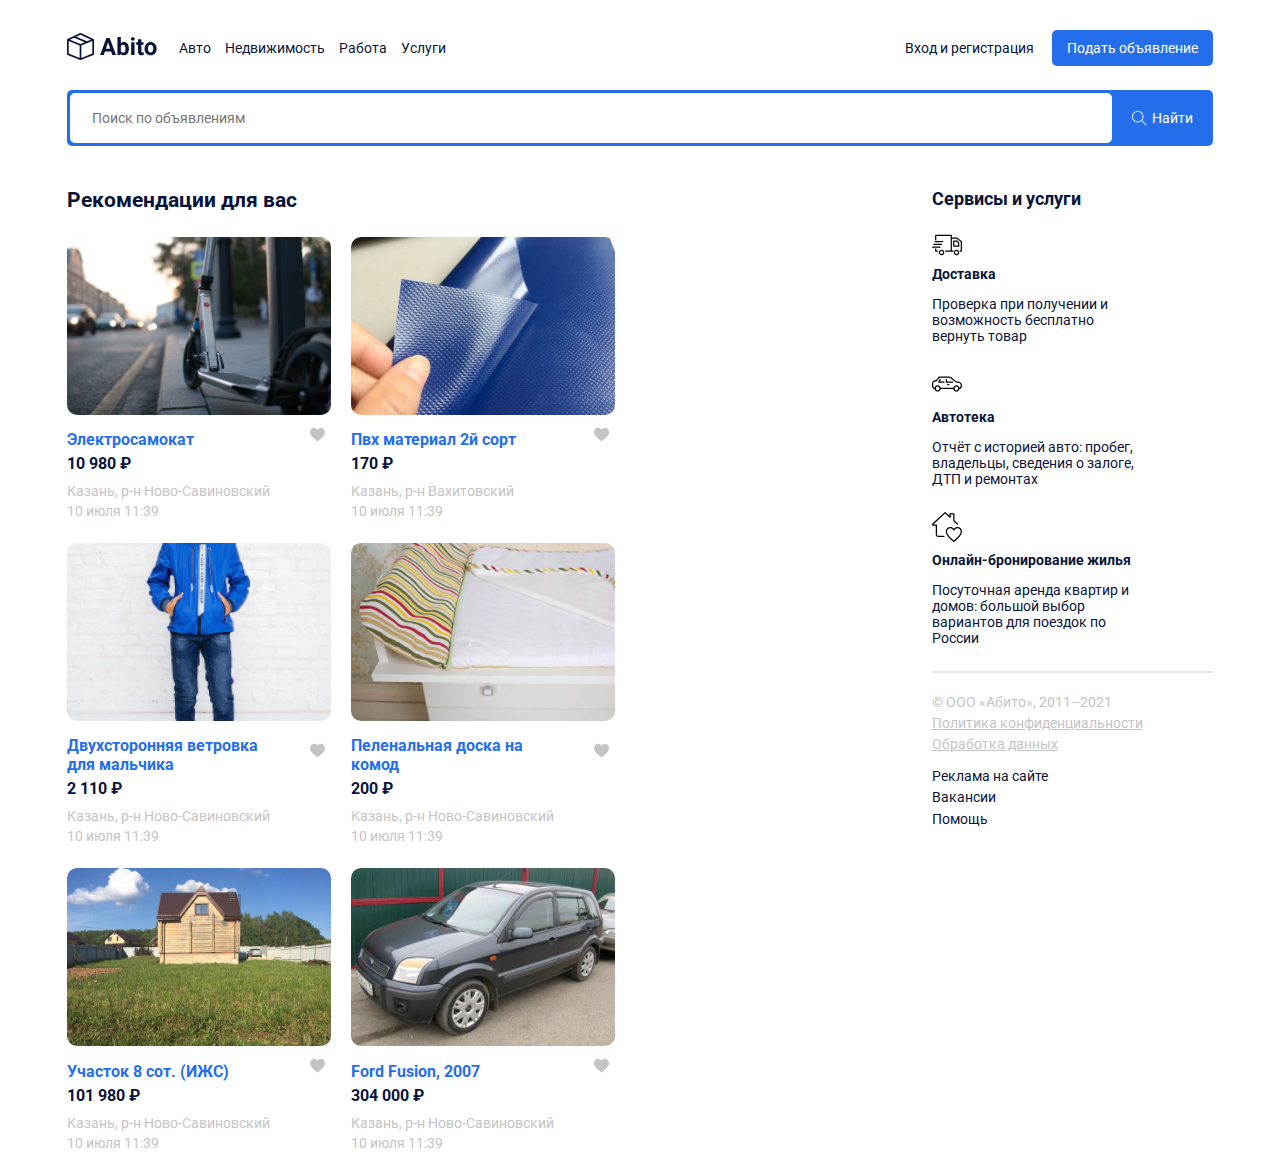
<file: index.html>
<!DOCTYPE html>
<html lang="en">
  <head>
    <meta charset="UTF-8" />
    <meta http-equiv="X-UA-Compatible" content="IE=edge" />
    <meta name="viewport" content="width=device-width, initial-scale=1.0" />
    <title>Abito - доска объявлений</title>
    <link rel="stylesheet" href="css\style.css" />
    <link rel="stylesheet" href="css\normalize.css" />
    <link rel="preconnect" href="https://fonts.googleapis.com" />
    <link rel="preconnect" href="https://fonts.gstatic.com" crossorigin />
    <link
      href="https://fonts.googleapis.com/css2?family=Roboto:wght@400;700&display=swap"
      rel="stylesheet"
    />
  </head>
  <body>
    <header class="header container">
      <div class="navbar">
        <a href="index.html" class="logo">
          <img src="img/logo.svg" alt="logo: Abito" class="logo-image" />
        </a>
        <!-- навигация -->
        <div class="navbar-panel">
          <button class="close-menu">
            <svg
              width="22"
              height="22"
              viewBox="0 0 22 22"
              fill="none"
              xmlns="http://www.w3.org/2000/svg"
            >
              <path
                d="M1 1C21.1399 21.1399 20.8601 20.8601 21 21M21 1L11 11L1 21"
                stroke="black"
              />
            </svg>
          </button>
          <nav class="navbar-menu">
            <!-- меню -->
            <ul class="menu">
              <!-- пункт меню -->
              <li class="menu-item">
                <!-- ссылка -->
                <a href="#" class="menu-link">Авто</a>
              </li>
              <li class="menu-item">
                <a href="#" class="menu-link">Недвижимость</a>
              </li>
              <li class="menu-item">
                <a href="#" class="menu-link">Работа</a>
              </li>
              <li class="menu-item">
                <a href="#" class="menu-link">Услуги</a>
              </li>
            </ul>
          </nav>
          <div class="button-group">
            <a href="#" class="button button-link">Вход и регистрация</a>
            <a href="#" class="button button-primary">Подать объявление</a>
          </div>
          <!-- /.button-group -->
        </div>
        <button class="menu-button">
          <svg
            width="30"
            height="30"
            viewBox="0 0 30 30"
            fill="none"
            xmlns="http://www.w3.org/2000/svg"
          >
            <path
              d="M0.937476 9.37501H29.0624C29.58 9.37501 29.9999 8.95498 29.9999 8.43754C29.9999 7.92002 29.5799 7.50006 29.0624 7.50006H0.937476C0.419955 7.50006 0 7.92009 0 8.43754C0 8.95498 0.420033 9.37501 0.937476 9.37501Z"
              fill="black"
            />
            <path
              d="M29.0624 14.0626H0.937476C0.419955 14.0626 0 14.4826 0 15C0 15.5175 0.420033 15.9375 0.937476 15.9375H29.0624C29.58 15.9375 29.9999 15.5175 29.9999 15C29.9999 14.4826 29.58 14.0626 29.0624 14.0626Z"
              fill="black"
            />
            <path
              d="M29.0625 20.625H10.3125C9.79495 20.625 9.375 21.0451 9.375 21.5625C9.375 22.08 9.79503 22.5 10.3125 22.5H29.0625C29.58 22.5 29.9999 22.0799 29.9999 21.5625C30 21.045 29.58 20.625 29.0625 20.625Z"
              fill="black"
            />
          </svg>
        </button>
      </div>
      <!-- /.navbar -->
      <div class="search-panel">
        <input
          type="search"
          class="search-input"
          placeholder="Поиск по объявлениям"
        />
        <button class="search-button">
          <svg
            class="search-icon"
            width="15"
            height="15"
            viewBox="0 0 15 15"
            fill="none"
            xmlns="http://www.w3.org/2000/svg"
          >
            <path
              d="M14.6506 14.0012L10.0862 9.43675C10.9465 8.43352 11.4706 7.13293 11.4706 5.71058C11.4706 2.54822 8.89765 -0.0247192 5.7353 -0.0247192C4.20353 -0.0247192 2.76265 0.571751 1.67824 1.6544C0.595589 2.73793 -0.000881376 4.17881 9.77541e-07 5.71058C9.77541e-07 8.87293 2.57294 11.4459 5.7353 11.4459C7.15765 11.4459 8.45912 10.9218 9.46235 10.0615L14.0268 14.6259L14.6506 14.0012ZM5.7353 10.5635C3.06 10.5635 0.882354 8.38675 0.882354 5.71058C0.881472 4.41352 1.38618 3.19499 2.30294 2.2791C3.21882 1.36234 4.43824 0.857634 5.7353 0.857634C8.41059 0.857634 10.5882 3.0344 10.5882 5.71058C10.5882 8.38587 8.41059 10.5635 5.7353 10.5635Z"
              fill="white"
            />
          </svg>
          <span class="search-button-text">Найти</span>
        </button>
      </div>
      <!-- /.search-panel -->
    </header>
    <div class="page-content container">
      <!-- блок с объявлениями -->
      <main class="main">
        <h2 class="page-title">Рекомендации для вас</h2>
        <div class="cards">
          <div class="card">
            <a href="single.html" class="card-link">
              <img src="img/Scooter.jpg" alt="photo" class="card-image" />
            </a>
            <div class="card-header">
              <a href="single.html" class="card-link">
                <h3 class="card-title">Электросамокат</h3>
              </a>
              <button class="like">
                <svg
                  class="icone-like"
                  width="15"
                  height="15"
                  viewBox="0 0 15 15"
                  fill="none"
                  xmlns="http://www.w3.org/2000/svg"
                >
                  <g clip-path="url(#clip0)">
                    <path
                      d="M13.81 2.12631C13.0336 1.28414 11.9681 0.820312 10.8097 0.820312C9.94389 0.820312 9.15092 1.09406 8.45284 1.63387C8.10059 1.90636 7.78141 2.23972 7.5 2.62882C7.2187 2.23984 6.89941 1.90636 6.54705 1.63387C5.84908 1.09406 5.05611 0.820312 4.19025 0.820312C3.03188 0.820312 1.96632 1.28414 1.18984 2.12631C0.42263 2.95864 0 4.09573 0 5.32825C0 6.59683 0.472755 7.75806 1.48773 8.98281C2.39571 10.0784 3.70068 11.1905 5.21187 12.4783C5.72788 12.9181 6.31279 13.4166 6.92013 13.9476C7.08057 14.0881 7.28645 14.1655 7.5 14.1655C7.71343 14.1655 7.91943 14.0881 8.07964 13.9478C8.68698 13.4167 9.27223 12.918 9.78848 12.478C11.2994 11.1904 12.6044 10.0784 13.5124 8.9827C14.5274 7.75806 15 6.59683 15 5.32814C15 4.09573 14.5774 2.95864 13.81 2.12631Z"
                    />
                  </g>
                  <defs>
                    <clipPath id="clip0">
                      <rect width="15" height="15" fill="white" />
                    </clipPath>
                  </defs>
                </svg>
              </button>
            </div>
            <!-- /.card-header -->
            <strong class="card-price">10 980 ₽</strong>
            <p class="card-text">Казань, р-н Ново-Савиновский</p>
            <p class="card-text">10 июля 11:39</p>
          </div>
          <!-- /.card -->
          <div class="card">
            <a href="#" class="card-link">
              <img src="img/PVH.jpg" alt="photo" class="card-image" />
            </a>
            <div class="card-header">
              <a href="#" class="card-link">
                <h3 class="card-title">Пвх материал 2й сорт</h3>
              </a>
              <button class="like">
                <svg
                  class="icone-like"
                  width="15"
                  height="15"
                  viewBox="0 0 15 15"
                  fill="none"
                  xmlns="http://www.w3.org/2000/svg"
                >
                  <g clip-path="url(#clip0)">
                    <path
                      d="M13.81 2.12631C13.0336 1.28414 11.9681 0.820312 10.8097 0.820312C9.94389 0.820312 9.15092 1.09406 8.45284 1.63387C8.10059 1.90636 7.78141 2.23972 7.5 2.62882C7.2187 2.23984 6.89941 1.90636 6.54705 1.63387C5.84908 1.09406 5.05611 0.820312 4.19025 0.820312C3.03188 0.820312 1.96632 1.28414 1.18984 2.12631C0.42263 2.95864 0 4.09573 0 5.32825C0 6.59683 0.472755 7.75806 1.48773 8.98281C2.39571 10.0784 3.70068 11.1905 5.21187 12.4783C5.72788 12.9181 6.31279 13.4166 6.92013 13.9476C7.08057 14.0881 7.28645 14.1655 7.5 14.1655C7.71343 14.1655 7.91943 14.0881 8.07964 13.9478C8.68698 13.4167 9.27223 12.918 9.78848 12.478C11.2994 11.1904 12.6044 10.0784 13.5124 8.9827C14.5274 7.75806 15 6.59683 15 5.32814C15 4.09573 14.5774 2.95864 13.81 2.12631Z"
                    />
                  </g>
                  <defs>
                    <clipPath id="clip0">
                      <rect width="15" height="15" fill="white" />
                    </clipPath>
                  </defs>
                </svg>
              </button>
            </div>
            <!-- /.card-header -->
            <strong class="card-price">170 ₽</strong>
            <p class="card-text">Казань, р-н Вахитовский</p>
            <p class="card-text">10 июля 11:39</p>
          </div>
          <!-- /.card -->
          <div class="card">
            <a href="#" class="card-link">
              <img src="img/Jacket.jpg" alt="photo" class="card-image" />
            </a>
            <div class="card-header">
              <a href="#" class="card-link">
                <h3 class="card-title">Двухсторонняя ветровка для мальчика</h3>
              </a>
              <button class="like">
                <svg
                  class="icone-like"
                  width="15"
                  height="15"
                  viewBox="0 0 15 15"
                  fill="none"
                  xmlns="http://www.w3.org/2000/svg"
                >
                  <g clip-path="url(#clip0)">
                    <path
                      d="M13.81 2.12631C13.0336 1.28414 11.9681 0.820312 10.8097 0.820312C9.94389 0.820312 9.15092 1.09406 8.45284 1.63387C8.10059 1.90636 7.78141 2.23972 7.5 2.62882C7.2187 2.23984 6.89941 1.90636 6.54705 1.63387C5.84908 1.09406 5.05611 0.820312 4.19025 0.820312C3.03188 0.820312 1.96632 1.28414 1.18984 2.12631C0.42263 2.95864 0 4.09573 0 5.32825C0 6.59683 0.472755 7.75806 1.48773 8.98281C2.39571 10.0784 3.70068 11.1905 5.21187 12.4783C5.72788 12.9181 6.31279 13.4166 6.92013 13.9476C7.08057 14.0881 7.28645 14.1655 7.5 14.1655C7.71343 14.1655 7.91943 14.0881 8.07964 13.9478C8.68698 13.4167 9.27223 12.918 9.78848 12.478C11.2994 11.1904 12.6044 10.0784 13.5124 8.9827C14.5274 7.75806 15 6.59683 15 5.32814C15 4.09573 14.5774 2.95864 13.81 2.12631Z"
                    />
                  </g>
                  <defs>
                    <clipPath id="clip0">
                      <rect width="15" height="15" fill="white" />
                    </clipPath>
                  </defs>
                </svg>
              </button>
            </div>
            <!-- /.card-header -->
            <strong class="card-price">2 110 ₽</strong>
            <p class="card-text">Казань, р-н Ново-Савиновский</p>
            <p class="card-text">10 июля 11:39</p>
          </div>
          <!-- /.card -->
          <div class="card">
            <a href="#" class="card-link">
              <img src="img/Board.jpg" alt="photo" class="card-image" />
            </a>
            <div class="card-header">
              <a href="#" class="card-link">
                <h3 class="card-title">Пеленальная доска на комод</h3>
              </a>
              <button class="like">
                <svg
                  class="icone-like"
                  width="15"
                  height="15"
                  viewBox="0 0 15 15"
                  fill="none"
                  xmlns="http://www.w3.org/2000/svg"
                >
                  <g clip-path="url(#clip0)">
                    <path
                      d="M13.81 2.12631C13.0336 1.28414 11.9681 0.820312 10.8097 0.820312C9.94389 0.820312 9.15092 1.09406 8.45284 1.63387C8.10059 1.90636 7.78141 2.23972 7.5 2.62882C7.2187 2.23984 6.89941 1.90636 6.54705 1.63387C5.84908 1.09406 5.05611 0.820312 4.19025 0.820312C3.03188 0.820312 1.96632 1.28414 1.18984 2.12631C0.42263 2.95864 0 4.09573 0 5.32825C0 6.59683 0.472755 7.75806 1.48773 8.98281C2.39571 10.0784 3.70068 11.1905 5.21187 12.4783C5.72788 12.9181 6.31279 13.4166 6.92013 13.9476C7.08057 14.0881 7.28645 14.1655 7.5 14.1655C7.71343 14.1655 7.91943 14.0881 8.07964 13.9478C8.68698 13.4167 9.27223 12.918 9.78848 12.478C11.2994 11.1904 12.6044 10.0784 13.5124 8.9827C14.5274 7.75806 15 6.59683 15 5.32814C15 4.09573 14.5774 2.95864 13.81 2.12631Z"
                    />
                  </g>
                  <defs>
                    <clipPath id="clip0">
                      <rect width="15" height="15" fill="white" />
                    </clipPath>
                  </defs>
                </svg>
              </button>
            </div>
            <!-- /.card-header -->
            <strong class="card-price">200 ₽</strong>
            <p class="card-text">Казань, р-н Ново-Савиновский</p>
            <p class="card-text">10 июля 11:39</p>
          </div>
          <!-- /.card -->
          <div class="card">
            <a href="#" class="card-link">
              <img src="img/Land.jpg" alt="photo" class="card-image" />
            </a>
            <div class="card-header">
              <a href="#" class="card-link">
                <h3 class="card-title">Участок 8 сот. (ИЖС)</h3>
              </a>
              <button class="like">
                <svg
                  class="icone-like"
                  width="15"
                  height="15"
                  viewBox="0 0 15 15"
                  fill="none"
                  xmlns="http://www.w3.org/2000/svg"
                >
                  <g clip-path="url(#clip0)">
                    <path
                      d="M13.81 2.12631C13.0336 1.28414 11.9681 0.820312 10.8097 0.820312C9.94389 0.820312 9.15092 1.09406 8.45284 1.63387C8.10059 1.90636 7.78141 2.23972 7.5 2.62882C7.2187 2.23984 6.89941 1.90636 6.54705 1.63387C5.84908 1.09406 5.05611 0.820312 4.19025 0.820312C3.03188 0.820312 1.96632 1.28414 1.18984 2.12631C0.42263 2.95864 0 4.09573 0 5.32825C0 6.59683 0.472755 7.75806 1.48773 8.98281C2.39571 10.0784 3.70068 11.1905 5.21187 12.4783C5.72788 12.9181 6.31279 13.4166 6.92013 13.9476C7.08057 14.0881 7.28645 14.1655 7.5 14.1655C7.71343 14.1655 7.91943 14.0881 8.07964 13.9478C8.68698 13.4167 9.27223 12.918 9.78848 12.478C11.2994 11.1904 12.6044 10.0784 13.5124 8.9827C14.5274 7.75806 15 6.59683 15 5.32814C15 4.09573 14.5774 2.95864 13.81 2.12631Z"
                    />
                  </g>
                  <defs>
                    <clipPath id="clip0">
                      <rect width="15" height="15" fill="white" />
                    </clipPath>
                  </defs>
                </svg>
              </button>
            </div>
            <!-- /.card-header -->
            <strong class="card-price">101 980 ₽</strong>
            <p class="card-text">Казань, р-н Ново-Савиновский</p>
            <p class="card-text">10 июля 11:39</p>
          </div>
          <!-- /.card -->
          <div class="card">
            <a href="#" class="card-link">
              <img src="img/Car.jpg" alt="photo" class="card-image" />
            </a>
            <div class="card-header">
              <a href="#" class="card-link">
                <h3 class="card-title">Ford Fusion, 2007</h3>
              </a>
              <button class="like">
                <svg
                  class="icone-like"
                  width="15"
                  height="15"
                  viewBox="0 0 15 15"
                  fill="none"
                  xmlns="http://www.w3.org/2000/svg"
                >
                  <g clip-path="url(#clip0)">
                    <path
                      d="M13.81 2.12631C13.0336 1.28414 11.9681 0.820312 10.8097 0.820312C9.94389 0.820312 9.15092 1.09406 8.45284 1.63387C8.10059 1.90636 7.78141 2.23972 7.5 2.62882C7.2187 2.23984 6.89941 1.90636 6.54705 1.63387C5.84908 1.09406 5.05611 0.820312 4.19025 0.820312C3.03188 0.820312 1.96632 1.28414 1.18984 2.12631C0.42263 2.95864 0 4.09573 0 5.32825C0 6.59683 0.472755 7.75806 1.48773 8.98281C2.39571 10.0784 3.70068 11.1905 5.21187 12.4783C5.72788 12.9181 6.31279 13.4166 6.92013 13.9476C7.08057 14.0881 7.28645 14.1655 7.5 14.1655C7.71343 14.1655 7.91943 14.0881 8.07964 13.9478C8.68698 13.4167 9.27223 12.918 9.78848 12.478C11.2994 11.1904 12.6044 10.0784 13.5124 8.9827C14.5274 7.75806 15 6.59683 15 5.32814C15 4.09573 14.5774 2.95864 13.81 2.12631Z"
                    />
                  </g>
                  <defs>
                    <clipPath id="clip0">
                      <rect width="15" height="15" fill="white" />
                    </clipPath>
                  </defs>
                </svg>
              </button>
            </div>
            <!-- /.card-header -->
            <strong class="card-price">304 000 ₽</strong>
            <p class="card-text">Казань, р-н Ново-Савиновский</p>
            <p class="card-text">10 июля 11:39</p>
          </div>
          <!-- /.card -->
        </div>
        <!-- /.cards -->
      </main>
      <!-- сайдбар -->
      <aside class="sidebar">
        <h4 class="page-title">Сервисы и услуги</h4>
        <div class="service">
          <img
            src="img/shipping.svg"
            alt="icon: shipping"
            class="service-image"
          />
          <h5 class="service-title">Доставка</h5>
          <p class="service-text">
            Проверка при получении и возможность бесплатно вернуть товар
          </p>
        </div>
        <!-- /.service -->
        <div class="service">
          <img src="img/sedan.svg" alt="icon: shipping" class="service-image" />
          <h5 class="service-title">Автотека</h5>
          <p class="service-text">
            Отчёт с историей авто: пробег, владельцы, сведения о залоге, ДТП и
            ремонтах
          </p>
        </div>
        <!-- /.service -->
        <div class="service">
          <img
            src="img/houselove.svg"
            alt="icon: shipping"
            class="service-image"
          />
          <h5 class="service-title">Онлайн-бронирование жилья</h5>
          <p class="service-text">
            Посуточная аренда квартир и домов: большой выбор вариантов для
            поездок по России
          </p>
        </div>
        <!-- /.service -->
        <hr color="#E5E5E5" />
        <footer class="footer">
          <p class="footer-text">© ООО «Абито», 2011–2021</p>
          <ul class="footer-menu">
            <li class="footer-menu-item">
              <a href="#" class="footer-text">Политика конфиденциальности</a>
            </li>
            <li class="footer-menu-item">
              <a href="#" class="footer-text">Обработка данных</a>
            </li>
          </ul>
          <ul class="footer-menu">
            <li class="footer-menu-item">
              <a href="#" class="footer-link">Реклама на сайте</a>
            </li>
            <li class="footer-menu-item">
              <a href="#" class="footer-link">Вакансии</a>
            </li>
            <li class="footer-menu-item">
              <a href="#" class="footer-link">Помощь</a>
            </li>
          </ul>
        </footer>
      </aside>
    </div>
    <!-- /.page-content -->
    <script src="https://unpkg.com/swiper/swiper-bundle.min.js"></script>
    <script src="js/main.js"></script>
  </body>
</html>
</file>
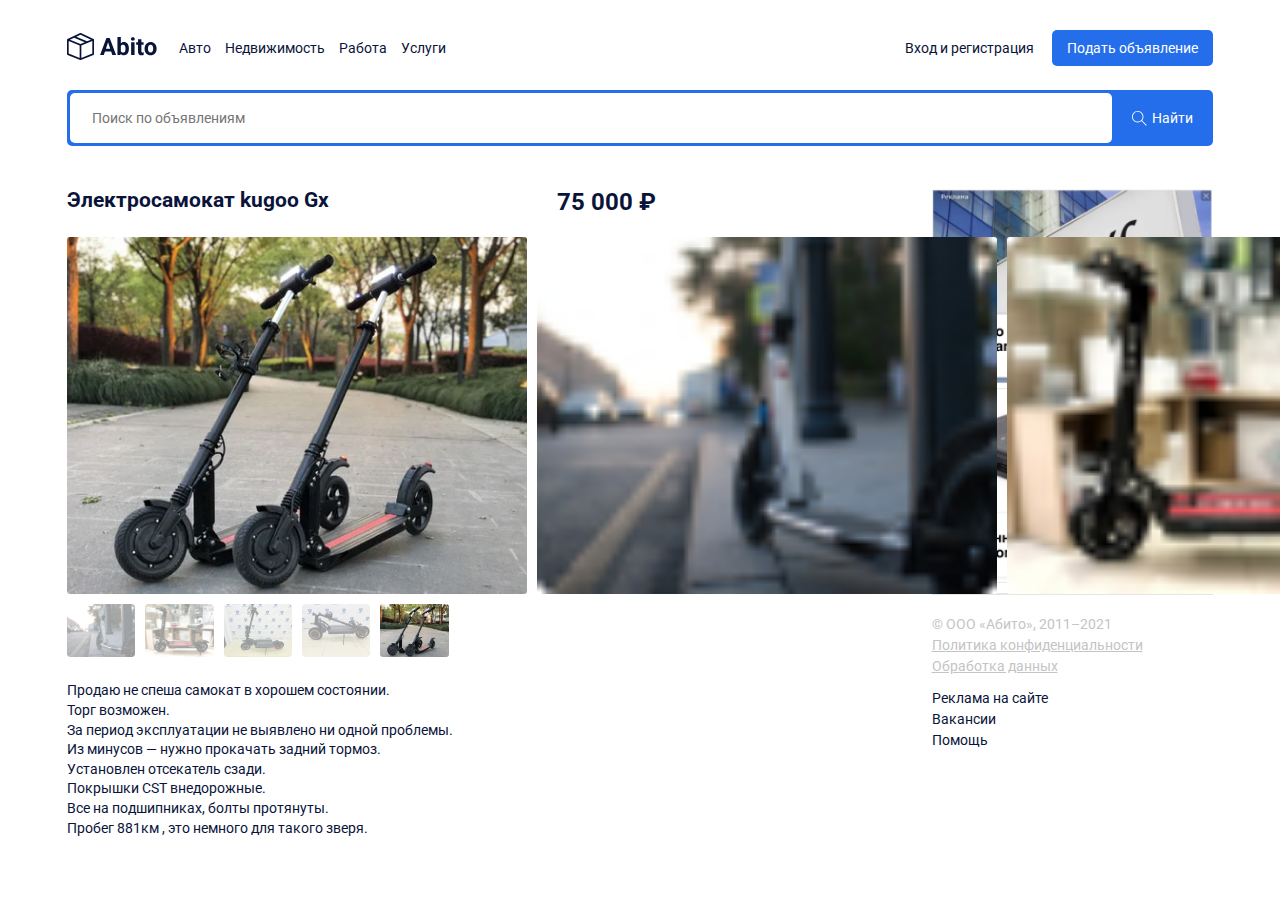
<file: single.html>
<!DOCTYPE html>
<html lang="en">
  <head>
    <meta charset="UTF-8" />
    <meta http-equiv="X-UA-Compatible" content="IE=edge" />
    <meta name="viewport" content="width=device-width, initial-scale=1.0" />
    <title>Страница объявления</title>
    <link rel="preconnect" href="https://fonts.googleapis.com" />
    <link rel="preconnect" href="https://fonts.gstatic.com" crossorigin />
    <link
      href="https://fonts.googleapis.com/css2?family=Roboto:wght@400;700&display=swap"
      rel="stylesheet"
    />
    <link rel="stylesheet" href="css\normalize.css" />
    <link
      rel="stylesheet"
      href="https://unpkg.com/swiper/swiper-bundle.min.css"
    />
    <link rel="stylesheet" href="css\style.css" />
  </head>
  <body>
    <header class="header container">
      <div class="navbar">
        <a href="/index.html" class="logo">
          <img src="img\logo.svg" alt="logo: Abito" class="logo-image" />
        </a>
        <!-- навигация -->
        <div class="navbar-panel">
          <button class="close-menu">
            <svg
              width="22"
              height="22"
              viewBox="0 0 22 22"
              fill="none"
              xmlns="http://www.w3.org/2000/svg"
            >
              <path
                d="M1 1C21.1399 21.1399 20.8601 20.8601 21 21M21 1L11 11L1 21"
                stroke="black"
              />
            </svg>
          </button>
          <nav class="navbar-menu">
            <!-- меню -->
            <ul class="menu">
              <!-- пункт меню -->
              <li class="menu-item">
                <!-- ссылка -->
                <a href="#" class="menu-link">Авто</a>
              </li>
              <li class="menu-item">
                <a href="#" class="menu-link">Недвижимость</a>
              </li>
              <li class="menu-item">
                <a href="#" class="menu-link">Работа</a>
              </li>
              <li class="menu-item">
                <a href="#" class="menu-link">Услуги</a>
              </li>
            </ul>
          </nav>
          <div class="button-group">
            <a href="#" class="button button-link">Вход и регистрация</a>
            <a href="#" class="button button-primary">Подать объявление</a>
          </div>
          <!-- /.button-group -->
        </div>
        <button class="menu-button">
          <svg
            width="30"
            height="30"
            viewBox="0 0 30 30"
            fill="none"
            xmlns="http://www.w3.org/2000/svg"
          >
            <path
              d="M0.937476 9.37501H29.0624C29.58 9.37501 29.9999 8.95498 29.9999 8.43754C29.9999 7.92002 29.5799 7.50006 29.0624 7.50006H0.937476C0.419955 7.50006 0 7.92009 0 8.43754C0 8.95498 0.420033 9.37501 0.937476 9.37501Z"
              fill="black"
            />
            <path
              d="M29.0624 14.0626H0.937476C0.419955 14.0626 0 14.4826 0 15C0 15.5175 0.420033 15.9375 0.937476 15.9375H29.0624C29.58 15.9375 29.9999 15.5175 29.9999 15C29.9999 14.4826 29.58 14.0626 29.0624 14.0626Z"
              fill="black"
            />
            <path
              d="M29.0625 20.625H10.3125C9.79495 20.625 9.375 21.0451 9.375 21.5625C9.375 22.08 9.79503 22.5 10.3125 22.5H29.0625C29.58 22.5 29.9999 22.0799 29.9999 21.5625C30 21.045 29.58 20.625 29.0625 20.625Z"
              fill="black"
            />
          </svg>
        </button>
      </div>
      <!-- /.navbar -->
      <div class="search-panel">
        <input
          type="search"
          class="search-input"
          placeholder="Поиск по объявлениям"
        />
        <button class="search-button">
          <svg
            class="search-icon"
            width="15"
            height="15"
            viewBox="0 0 15 15"
            fill="none"
            xmlns="http://www.w3.org/2000/svg"
          >
            <path
              d="M14.6506 14.0012L10.0862 9.43675C10.9465 8.43352 11.4706 7.13293 11.4706 5.71058C11.4706 2.54822 8.89765 -0.0247192 5.7353 -0.0247192C4.20353 -0.0247192 2.76265 0.571751 1.67824 1.6544C0.595589 2.73793 -0.000881376 4.17881 9.77541e-07 5.71058C9.77541e-07 8.87293 2.57294 11.4459 5.7353 11.4459C7.15765 11.4459 8.45912 10.9218 9.46235 10.0615L14.0268 14.6259L14.6506 14.0012ZM5.7353 10.5635C3.06 10.5635 0.882354 8.38675 0.882354 5.71058C0.881472 4.41352 1.38618 3.19499 2.30294 2.2791C3.21882 1.36234 4.43824 0.857634 5.7353 0.857634C8.41059 0.857634 10.5882 3.0344 10.5882 5.71058C10.5882 8.38587 8.41059 10.5635 5.7353 10.5635Z"
              fill="white"
            />
          </svg>
          <span class="search-button-text">Найти</span>
        </button>
      </div>
      <!-- /.search-panel -->
    </header>
    <div class="page-content container content-single">
      <!-- блок с объявлениями -->
      <main class="main main-single">
        <div class="content">
          <h2 class="page-title">Электросамокат kugoo Gx</h2>
          <!-- слайдер с фотографиями -->
          <!-- сам слайдер -->
          <div
            style="
              --swiper-navigation-color: #fff;
              --swiper-pagination-color: #fff;
            "
            class="swiper-container mySwiper2"
          >
            <div class="swiper-wrapper">
              <div class="swiper-slide">
                <img src="img/Scooter-single.jpg" />
              </div>
              <div class="swiper-slide">
                <img src="img/Scooter-single2.jpg" />
              </div>
              <div class="swiper-slide">
                <img src="img/Scooter-single3.jpg" />
              </div>
              <div class="swiper-slide">
                <img src="img/Scooter-single4.jpg" />
              </div>
              <div class="swiper-slide">
                <img src="img/Scooter-single5.jpg" />
              </div>
            </div>
          </div>
          <div thumbsSlider="" class="swiper-container mySwiper">
            <div class="swiper-wrapper">
              <div class="swiper-slide">
                <img src="img/Scooter-single.jpg" />
              </div>
              <div class="swiper-slide">
                <img src="img/Scooter-single2.jpg" />
              </div>
              <div class="swiper-slide">
                <img src="img/Scooter-single3.jpg" />
              </div>
              <div class="swiper-slide">
                <img src="img/Scooter-single4.jpg" />
              </div>
              <div class="swiper-slide">
                <img src="img/Scooter-single5.jpg" />
              </div>
            </div>
          </div>
          <!-- /.swiper -->
          <div class="content-text">
            <p>
              Продаю не спеша самокат в хорошем состоянии. <br />
              Торг возможен. <br />
              За период эксплуатации не выявлено ни одной проблемы. <br />
              Из минусов — нужно прокачать задний тормоз. <br />
              Установлен отсекатель сзади. <br />Покрышки CST внедорожные.
              <br />Все на подшипниках, болты протянуты. <br />Пробег 881км ,
              это немного для такого зверя.
            </p>
          </div>
        </div>
        <!-- /.content -->
        <div class="author">
          <strong class="single-price">75 000 ₽</strong>
          <div class="author-wrapper">
            <div class="author-info">
              <span class="author-name">Михаил Воробьев</span>
              <div class="rating">
                <svg
                  width="10"
                  height="10"
                  viewBox="0 0 10 10"
                  fill="none"
                  xmlns="http://www.w3.org/2000/svg"
                >
                  <g clip-path="url(#clip0)">
                    <path
                      d="M9.97393 3.83595C9.90847 3.63346 9.72887 3.48965 9.51639 3.4705L6.63011 3.20842L5.4888 0.537072C5.40465 0.341297 5.21299 0.214569 5.00005 0.214569C4.78711 0.214569 4.59545 0.341297 4.5113 0.53753L3.36999 3.20842L0.483257 3.4705C0.271154 3.4901 0.0920116 3.63346 0.0261682 3.83595C-0.0396751 4.03844 0.0211327 4.26054 0.181583 4.40054L2.36326 6.31389L1.71994 9.14775C1.67286 9.35612 1.75374 9.5715 1.92662 9.69647C2.01955 9.76361 2.12827 9.79779 2.23791 9.79779C2.33244 9.79779 2.42621 9.77231 2.51036 9.72195L5.00005 8.23396L7.48882 9.72195C7.67094 9.83152 7.90052 9.82152 8.07302 9.69647C8.24598 9.57112 8.32678 9.35566 8.27971 9.14775L7.63638 6.31389L9.81806 4.40093C9.97851 4.26054 10.0398 4.03882 9.97393 3.83595Z"
                      fill="#FFC107"
                    />
                  </g>
                  <defs>
                    <clipPath id="clip0">
                      <rect width="10" height="10" fill="white" />
                    </clipPath>
                  </defs>
                </svg>
                <svg
                  width="10"
                  height="10"
                  viewBox="0 0 10 10"
                  fill="none"
                  xmlns="http://www.w3.org/2000/svg"
                >
                  <g clip-path="url(#clip0)">
                    <path
                      d="M9.97393 3.83595C9.90847 3.63346 9.72887 3.48965 9.51639 3.4705L6.63011 3.20842L5.4888 0.537072C5.40465 0.341297 5.21299 0.214569 5.00005 0.214569C4.78711 0.214569 4.59545 0.341297 4.5113 0.53753L3.36999 3.20842L0.483257 3.4705C0.271154 3.4901 0.0920116 3.63346 0.0261682 3.83595C-0.0396751 4.03844 0.0211327 4.26054 0.181583 4.40054L2.36326 6.31389L1.71994 9.14775C1.67286 9.35612 1.75374 9.5715 1.92662 9.69647C2.01955 9.76361 2.12827 9.79779 2.23791 9.79779C2.33244 9.79779 2.42621 9.77231 2.51036 9.72195L5.00005 8.23396L7.48882 9.72195C7.67094 9.83152 7.90052 9.82152 8.07302 9.69647C8.24598 9.57112 8.32678 9.35566 8.27971 9.14775L7.63638 6.31389L9.81806 4.40093C9.97851 4.26054 10.0398 4.03882 9.97393 3.83595Z"
                      fill="#FFC107"
                    />
                  </g>
                  <defs>
                    <clipPath id="clip0">
                      <rect width="10" height="10" fill="white" />
                    </clipPath>
                  </defs>
                </svg>
                <svg
                  width="10"
                  height="10"
                  viewBox="0 0 10 10"
                  fill="none"
                  xmlns="http://www.w3.org/2000/svg"
                >
                  <g clip-path="url(#clip0)">
                    <path
                      d="M9.97393 3.83595C9.90847 3.63346 9.72887 3.48965 9.51639 3.4705L6.63011 3.20842L5.4888 0.537072C5.40465 0.341297 5.21299 0.214569 5.00005 0.214569C4.78711 0.214569 4.59545 0.341297 4.5113 0.53753L3.36999 3.20842L0.483257 3.4705C0.271154 3.4901 0.0920116 3.63346 0.0261682 3.83595C-0.0396751 4.03844 0.0211327 4.26054 0.181583 4.40054L2.36326 6.31389L1.71994 9.14775C1.67286 9.35612 1.75374 9.5715 1.92662 9.69647C2.01955 9.76361 2.12827 9.79779 2.23791 9.79779C2.33244 9.79779 2.42621 9.77231 2.51036 9.72195L5.00005 8.23396L7.48882 9.72195C7.67094 9.83152 7.90052 9.82152 8.07302 9.69647C8.24598 9.57112 8.32678 9.35566 8.27971 9.14775L7.63638 6.31389L9.81806 4.40093C9.97851 4.26054 10.0398 4.03882 9.97393 3.83595Z"
                      fill="#FFC107"
                    />
                  </g>
                  <defs>
                    <clipPath id="clip0">
                      <rect width="10" height="10" fill="white" />
                    </clipPath>
                  </defs>
                </svg>
                <svg
                  width="10"
                  height="10"
                  viewBox="0 0 10 10"
                  fill="none"
                  xmlns="http://www.w3.org/2000/svg"
                >
                  <g clip-path="url(#clip0)">
                    <path
                      d="M9.97393 3.83595C9.90847 3.63346 9.72887 3.48965 9.51639 3.4705L6.63011 3.20842L5.4888 0.537072C5.40465 0.341297 5.21299 0.214569 5.00005 0.214569C4.78711 0.214569 4.59545 0.341297 4.5113 0.53753L3.36999 3.20842L0.483257 3.4705C0.271154 3.4901 0.0920116 3.63346 0.0261682 3.83595C-0.0396751 4.03844 0.0211327 4.26054 0.181583 4.40054L2.36326 6.31389L1.71994 9.14775C1.67286 9.35612 1.75374 9.5715 1.92662 9.69647C2.01955 9.76361 2.12827 9.79779 2.23791 9.79779C2.33244 9.79779 2.42621 9.77231 2.51036 9.72195L5.00005 8.23396L7.48882 9.72195C7.67094 9.83152 7.90052 9.82152 8.07302 9.69647C8.24598 9.57112 8.32678 9.35566 8.27971 9.14775L7.63638 6.31389L9.81806 4.40093C9.97851 4.26054 10.0398 4.03882 9.97393 3.83595Z"
                      fill="#FFC107"
                    />
                  </g>
                  <defs>
                    <clipPath id="clip0">
                      <rect width="10" height="10" fill="white" />
                    </clipPath>
                  </defs>
                </svg>
                <svg
                  width="10"
                  height="10"
                  viewBox="0 0 10 10"
                  fill="none"
                  xmlns="http://www.w3.org/2000/svg"
                >
                  <g clip-path="url(#clip0)">
                    <path
                      d="M9.97393 3.83595C9.90847 3.63346 9.72887 3.48965 9.51639 3.4705L6.63011 3.20842L5.4888 0.537072C5.40465 0.341297 5.21299 0.214569 5.00005 0.214569C4.78711 0.214569 4.59545 0.341297 4.5113 0.53753L3.36999 3.20842L0.483257 3.4705C0.271154 3.4901 0.0920116 3.63346 0.0261682 3.83595C-0.0396751 4.03844 0.0211327 4.26054 0.181583 4.40054L2.36326 6.31389L1.71994 9.14775C1.67286 9.35612 1.75374 9.5715 1.92662 9.69647C2.01955 9.76361 2.12827 9.79779 2.23791 9.79779C2.33244 9.79779 2.42621 9.77231 2.51036 9.72195L5.00005 8.23396L7.48882 9.72195C7.67094 9.83152 7.90052 9.82152 8.07302 9.69647C8.24598 9.57112 8.32678 9.35566 8.27971 9.14775L7.63638 6.31389L9.81806 4.40093C9.97851 4.26054 10.0398 4.03882 9.97393 3.83595Z"
                      fill="#FFC107"
                    />
                  </g>
                  <defs>
                    <clipPath id="clip0">
                      <rect width="10" height="10" fill="white" />
                    </clipPath>
                  </defs>
                </svg>
                <span class="rating-counter">5 отзывов</span>
              </div>
              <span class="author-status">Частное лицо</span>
            </div>
            <!-- /.author-info -->
            <img src="img/avatar.jpg" alt="avatar" class="author-avatar" />
          </div>
          <!-- /.author-wrapper -->
          <div class="button-group">
            <button class="button button-block button-primary">
              Показать телефон</button
            ><button class="button button-block button-success">
              Написать сообщение
            </button>
          </div>
        </div>
        <!-- /.author -->
      </main>
      <!-- сайдбар -->
      <aside class="sidebar">
        <a href="#">
          <img class="banner" src="img/banner1.jpg" alt="banner" />
        </a>
        <a href="#">
          <img class="banner" src="img/banner2.jpg" alt="banner" />
        </a>
        <hr color="#E5E5E5" />
        <footer class="footer">
          <p class="footer-text">© ООО «Абито», 2011–2021</p>
          <ul class="footer-menu">
            <li class="footer-menu-item">
              <a href="#" class="footer-text">Политика конфиденциальности</a>
            </li>
            <li class="footer-menu-item">
              <a href="#" class="footer-text">Обработка данных</a>
            </li>
          </ul>
          <ul class="footer-menu">
            <li class="footer-menu-item">
              <a href="#" class="footer-link">Реклама на сайте</a>
            </li>
            <li class="footer-menu-item">
              <a href="#" class="footer-link">Вакансии</a>
            </li>
            <li class="footer-menu-item">
              <a href="#" class="footer-link">Помощь</a>
            </li>
          </ul>
        </footer>
      </aside>
    </div>
    <!-- /.page-content -->
    <script src="https://unpkg.com/swiper/swiper-bundle.min.js"></script>
    <script src="js/main.js"></script>
  </body>
</html>
</file>
